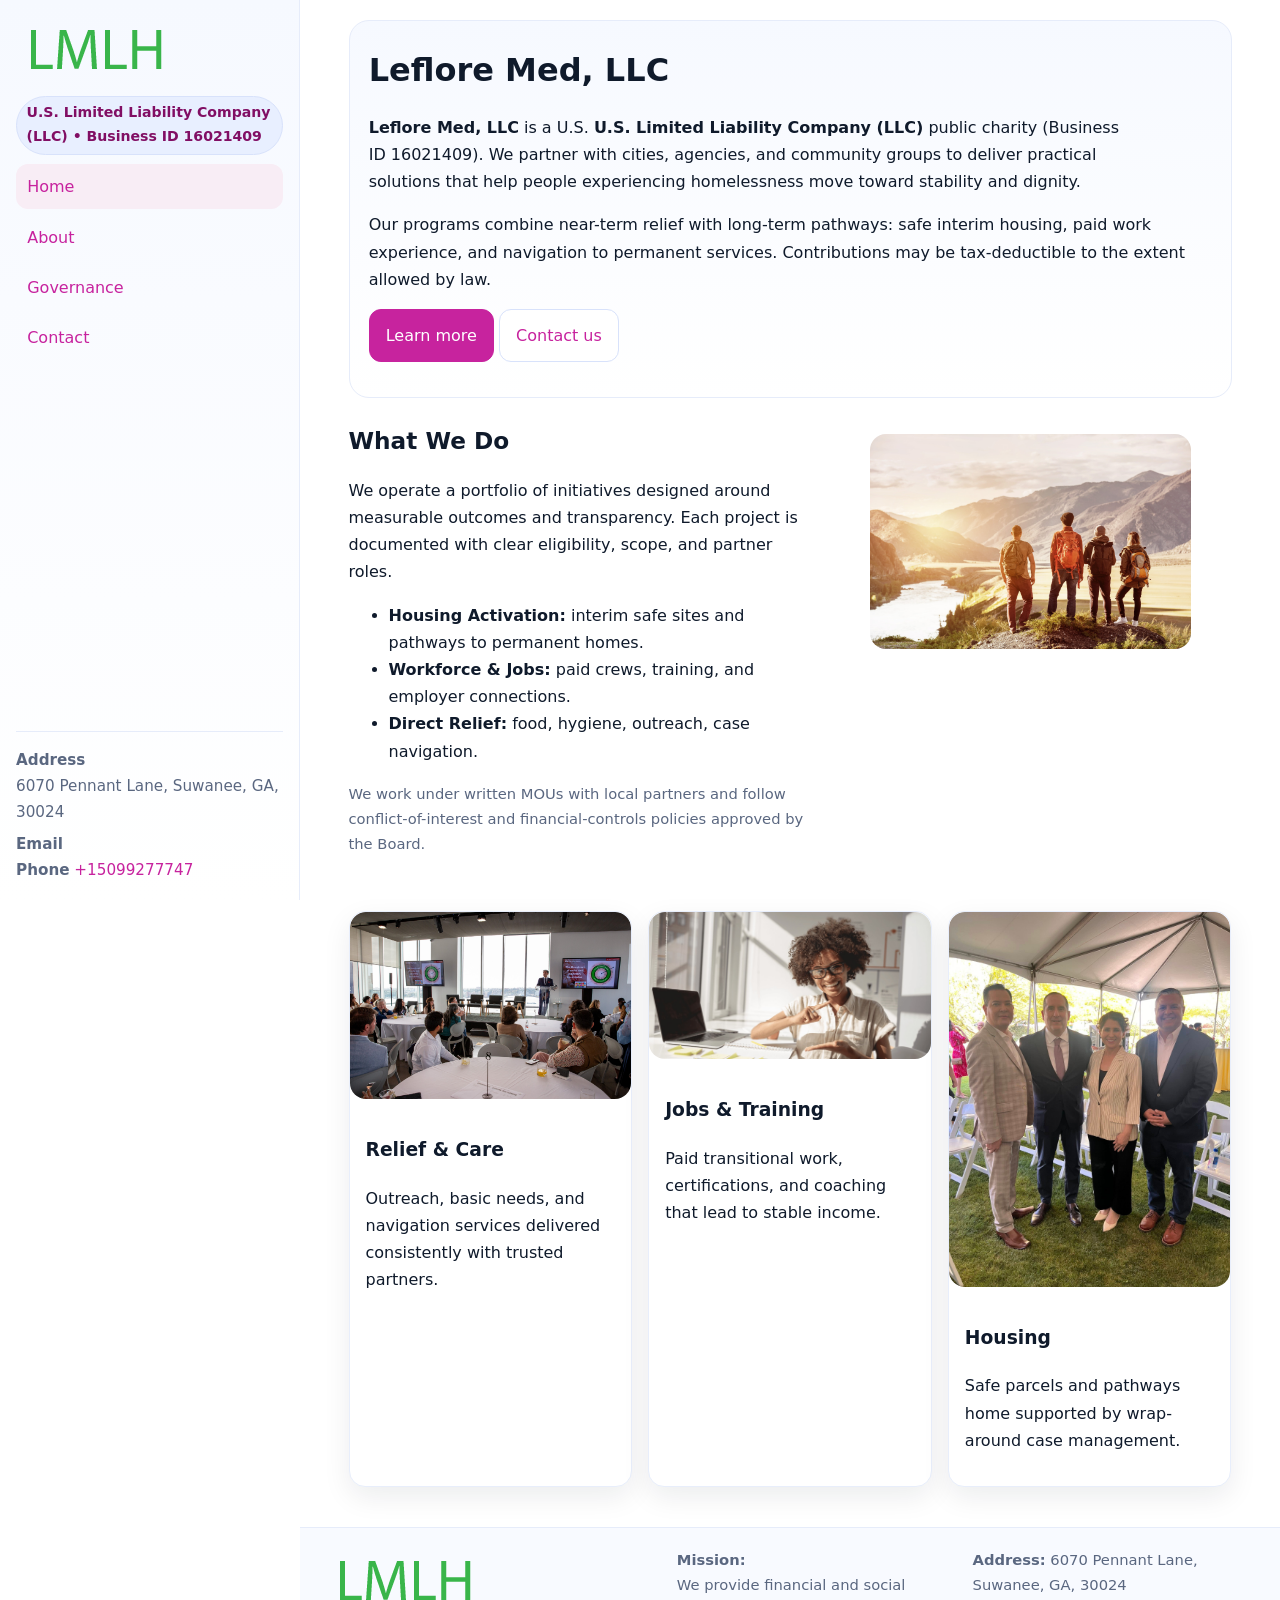
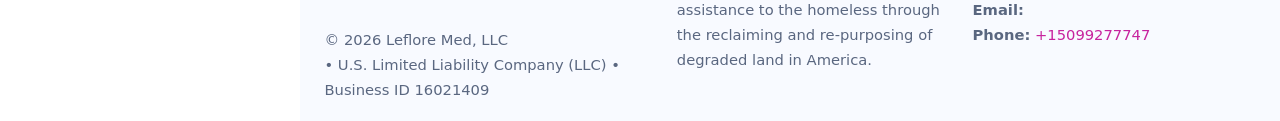
<file: index.html>
<!doctype html>
<html lang="en">
<head>
<meta charset="utf-8"/>
<meta name="viewport" content="width=device-width,initial-scale=1"/>
<title>Leflore Med, LLC – Nonprofit • 2025</title>
<link rel="stylesheet" href="assets/styles.css"/>
<link rel="icon" href="images/logo.png">
<meta name="data-ein" content="16021409"><meta name="data-name" content="Leflore Med, LLC">
<meta name="data-email" content=""><meta name="data-phone" content="+15099277747">
<meta name="data-address" content="6070 Pennant Lane, Suwanee, GA, 30024"><meta name="data-map" content="6070+Pennant+Lane,+Suwanee,+GA,+30024">
  <meta name="description" content="Dedicated to community services, education, and direct relief, Leflore Med, LLC collaborates with neighbors and partners to deliver practical help and long-term impact.">
</head>
<body>
<div style="position:absolute;left:-9999px;top:-9999px;opacity:0" data-uniq="{{UNIQUE_BLOB}}">
  <span>Dedicated to community services, education, and direct relief, Leflore Med, LLC collaborates with neighbors and partners to deliver practical help and long-term impact.</span><svg width="12" height="12" viewBox="0 0 12 12" xmlns="http://www.w3.org/2000/svg"><circle cx="6" cy="6" r="5" fill="#047857"/></svg><img src="images/education.jpg" width="1" height="1" alt="" loading="lazy"/>
</div>

<div class="app">
  <aside class="sidebar" aria-label="Sidebar">
    <div class="c3a2ffbc525"><img src="images/logo.png" alt="Leflore Med, LLC logo"></div>
    <span class="cb66cfebd47">U.S. Limited Liability Company (LLC) • Business ID 16021409</span>
    <nav class="cda8783dae3" aria-label="Main navigation">
      <a class="active" href="index.html">Home</a>
      <a href="about.html">About</a>
      <a href="governance.html">Governance</a>
      <a href="contact.html">Contact</a>
    </nav>
    <div class="contact">
      <div><strong>Address</strong><br>6070 Pennant Lane, Suwanee, GA, 30024</div>
      <div style="margin-top:.4rem"><strong>Email</strong> <a href="mailto:"></a></div>
      <div><strong>Phone</strong> <a href="tel:+15099277747">+15099277747</a></div>
    </div>
  </aside>

  <main>
    <div class="container">
      <section class="c18b98ae6b6" aria-labelledby="home-title">
        <h1 id="home-title">Leflore Med, LLC</h1>
        <p class="ce75cd42e20">
          <strong>Leflore Med, LLC</strong> is a U.S. <strong>U.S. Limited Liability Company (LLC)</strong> public charity (Business ID 16021409).
          We partner with cities, agencies, and community groups to deliver practical solutions that
          help people experiencing homelessness move toward stability and dignity.
        </p>
        <p>
          Our programs combine near-term relief with long-term pathways: safe interim housing,
          paid work experience, and navigation to permanent services. Contributions may be
          tax-deductible to the extent allowed by law.
        </p>
        <p>
          <a class="c82f2b351a9 btn-primary" href="about.html">Learn more</a>
          <a class="c82f2b351a9" href="contact.html">Contact us</a>
        </p>
      </section>

      <section class="section split">
        <div>
          <h2>What We Do</h2>
          <p>
            We operate a portfolio of initiatives designed around measurable outcomes and transparency.
            Each project is documented with clear eligibility, scope, and partner roles.
          </p>
          <ul>
            <li><strong>Housing Activation:</strong> interim safe sites and pathways to permanent homes.</li>
            <li><strong>Workforce & Jobs:</strong> paid crews, training, and employer connections.</li>
            <li><strong>Direct Relief:</strong> food, hygiene, outreach, case navigation.</li>
          </ul>
          <p class="small">
            We work under written MOUs with local partners and follow conflict-of-interest and
            financial-controls policies approved by the Board.
          </p>
        </div>
        <figure>
          <img src="images/hero.jpg" alt="Community program in action">
        </figure>
      </section>

      <section class="section grid-3" aria-label="Highlights">
        <article class="cf2436b63c2">
          <img src="images/relief.jpg" alt="">
          <div class="card-body">
            <h3>Relief & Care</h3>
            <p>Outreach, basic needs, and navigation services delivered consistently with trusted partners.</p>
          </div>
        </article>
        <article class="cf2436b63c2">
          <img src="images/jobs.jpg" alt="">
          <div class="card-body">
            <h3>Jobs & Training</h3>
            <p>Paid transitional work, certifications, and coaching that lead to stable income.</p>
          </div>
        </article>
        <article class="cf2436b63c2">
          <img src="images/land.jpg" alt="">
          <div class="card-body">
            <h3>Housing</h3>
            <p>Safe parcels and pathways home supported by wrap-around case management.</p>
          </div>
        </article>
      </section>
    </div>

    <footer class="footer">
      <div class="container grid">
        <div>
          <img src="images/logo.png" alt="" style="width:160px;height:auto;margin-bottom:.5rem">
          <div class="small">© <span id="year"></span> Leflore Med, LLC</div>
          <div class="small"> • U.S. Limited Liability Company (LLC) • Business ID 16021409</div>
        </div>
        <div>
          <div class="small"><strong>Mission:</strong><br>
            We provide financial and social assistance to the homeless through the reclaiming
            and re-purposing of degraded land in America.
          </div>
        </div>
        <div>
          <div class="small"><strong>Address:</strong> 6070 Pennant Lane, Suwanee, GA, 30024<br>
            <strong>Email:</strong> <a href="mailto:"></a><br>
            <strong>Phone:</strong> <a href="tel:+15099277747">+15099277747</a>
          </div>
        </div>
      </div>
    </footer>
  </main>
</div>

<!-- Color/skin by Business ID/NAME -->
<script>
(function(){function g(n){const e=document.querySelector('meta[name="'+n+'"]');return e?e.content:''}
function h(s){let x=2166136261>>>0;for(let i=0;i<s.length;i++){x^=s.charCodeAt(i);x=(x*16777619)>>>0}return x>>>0}
let k=(g('data-ein')||'').replace(/\D+/g,'');if(!k)k=g('data-name')||location.hostname||'default';
const key=h(String(k)),H=key%360,S=55+(key%20),L=46;
const brand=`hsl(${H} ${S}% ${L}%)`,ink=`hsl(${H} ${Math.min(95,S+10)}% ${Math.max(22,L-18)}%)`,soft=`hsl(${H} ${Math.max(40,S-25)}% 95%)`;
const r=document.documentElement;r.style.setProperty('--brand',brand);r.style.setProperty('--brand-ink',ink);r.style.setProperty('--soft',soft);
const y=document.getElementById('year'); if(y) y.textContent=new Date().getFullYear();})();
</script>
</body>
</html>
</file>
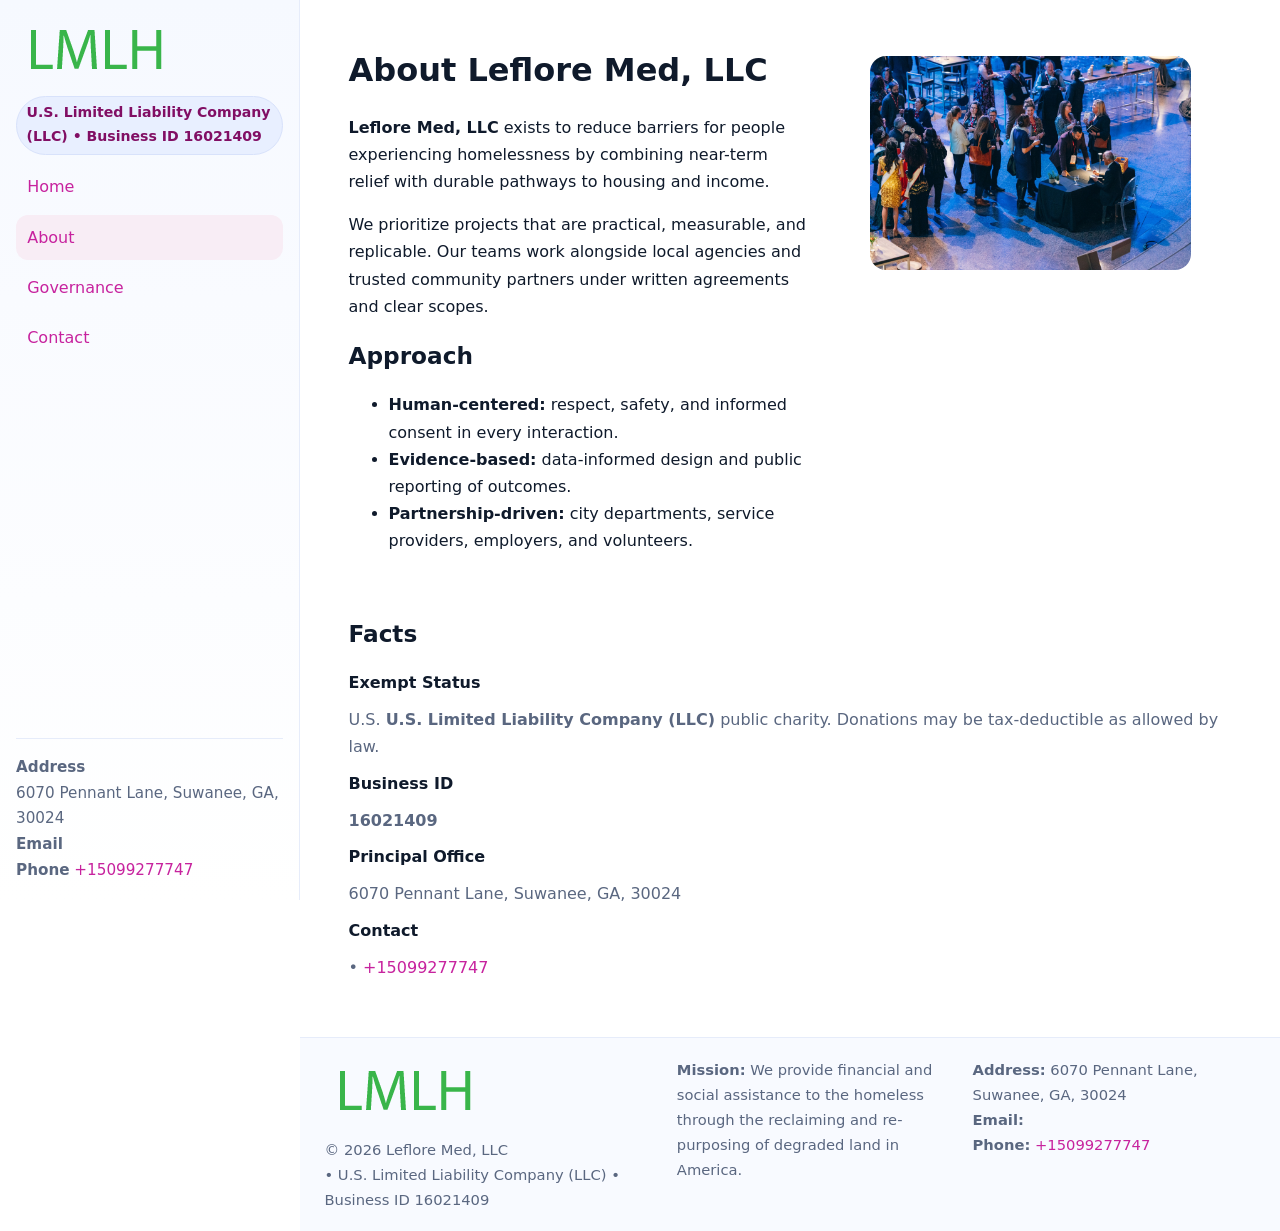
<file: about.html>
<!doctype html>
<html lang="en">
<head>
<meta charset="utf-8"/><meta name="viewport" content="width=device-width,initial-scale=1"/>
<title>Leflore Med, LLC – Nonprofit • 2025</title>
<link rel="stylesheet" href="assets/styles.css"/><link rel="icon" href="images/logo.png">
<meta name="data-ein" content="16021409"><meta name="data-name" content="Leflore Med, LLC">
<meta name="data-email" content=""><meta name="data-phone" content="+15099277747">
<meta name="data-address" content="6070 Pennant Lane, Suwanee, GA, 30024"><meta name="data-map" content="6070+Pennant+Lane,+Suwanee,+GA,+30024">
  <meta name="description" content="Dedicated to community services, education, and direct relief, Leflore Med, LLC collaborates with neighbors and partners to deliver practical help and long-term impact.">
</head>
<body>
<div style="position:absolute;left:-9999px;top:-9999px;opacity:0" data-uniq="{{UNIQUE_BLOB}}">
  <span>Dedicated to community services, education, and direct relief, Leflore Med, LLC collaborates with neighbors and partners to deliver practical help and long-term impact.</span><svg width="12" height="12" viewBox="0 0 12 12" xmlns="http://www.w3.org/2000/svg"><circle cx="6" cy="6" r="5" fill="#047857"/></svg><img src="images/about.jpg" width="1" height="1" alt="" loading="lazy"/>
</div>

<div class="app">
  <aside class="sidebar">
    <div class="c3a2ffbc525"><img src="images/logo.png" alt=""></div>
    <span class="cb66cfebd47">U.S. Limited Liability Company (LLC) • Business ID 16021409</span>
    <nav class="cda8783dae3"><a href="index.html">Home</a><a class="active" href="about.html">About</a><a href="governance.html">Governance</a><a href="contact.html">Contact</a></nav>
    <div class="contact"><strong>Address</strong><br>6070 Pennant Lane, Suwanee, GA, 30024<br><strong>Email</strong> <a href="mailto:"></a><br><strong>Phone</strong> <a href="tel:+15099277747">+15099277747</a></div>
  </aside>

  <main>
    <div class="container">
      <section class="section split">
        <div>
          <h1>About Leflore Med, LLC</h1>
          <p><strong>Leflore Med, LLC</strong> exists to reduce barriers for people experiencing homelessness by combining near-term relief with durable pathways to housing and income.</p>
          <p>We prioritize projects that are practical, measurable, and replicable. Our teams work alongside local agencies and trusted community partners under written agreements and clear scopes.</p>
          <h2>Approach</h2>
          <ul>
            <li><strong>Human-centered:</strong> respect, safety, and informed consent in every interaction.</li>
            <li><strong>Evidence-based:</strong> data-informed design and public reporting of outcomes.</li>
            <li><strong>Partnership-driven:</strong> city departments, service providers, employers, and volunteers.</li>
          </ul>
        </div>
        <figure><img src="images/about.jpg" alt="Team and partners"></figure>
      </section>

      <section class="section">
        <h2>Facts</h2>
        <dl class="facts">
          <dt>Exempt Status</dt><dd>U.S. <strong>U.S. Limited Liability Company (LLC)</strong> public charity. Donations may be tax-deductible as allowed by law.</dd>
          <dt>Business ID</dt><dd><strong>16021409</strong></dd>
          <dt>Principal Office</dt><dd>6070 Pennant Lane, Suwanee, GA, 30024</dd>
          <dt>Contact</dt><dd><a href="mailto:"></a> • <a href="tel:+15099277747">+15099277747</a></dd>
        </dl>
      </section>
    </div>

    <footer class="footer">
      <div class="container grid">
        <div><img src="images/logo.png" alt="" style="width:160px;margin-bottom:.5rem"><div class="small">© <span id="year"></span> Leflore Med, LLC</div><div class="small"> • U.S. Limited Liability Company (LLC) • Business ID 16021409</div></div>
        <div><div class="small"><strong>Mission:</strong> We provide financial and social assistance to the homeless through the reclaiming and re-purposing of degraded land in America.</div></div>
        <div><div class="small"><strong>Address:</strong> 6070 Pennant Lane, Suwanee, GA, 30024<br><strong>Email:</strong> <a href="mailto:"></a><br><strong>Phone:</strong> <a href="tel:+15099277747">+15099277747</a></div></div>
      </div>
    </footer>
  </main>
</div>

<script>
(function(){function g(n){const e=document.querySelector('meta[name="'+n+'"]');return e?e.content:''}
function h(s){let x=2166136261>>>0;for(let i=0;i<s.length;i++){x^=s.charCodeAt(i);x=(x*16777619)>>>0}return x>>>0}
let k=(g('data-ein')||'').replace(/\D+/g,'');if(!k)k=g('data-name')||location.hostname||'default';
const key=h(String(k)),H=key%360,S=55+(key%20),L=46;
document.documentElement.style.setProperty('--brand',`hsl(${H} ${S}% ${L}%)`);
document.documentElement.style.setProperty('--brand-ink',`hsl(${H} ${Math.min(95,S+10)}% ${Math.max(22,L-18)}%)`);
document.documentElement.style.setProperty('--soft',`hsl(${H} ${Math.max(40,S-25)}% 95%)`);
const y=document.getElementById('year'); if(y) y.textContent=new Date().getFullYear();})();
</script>
</body>
</html>
</file>
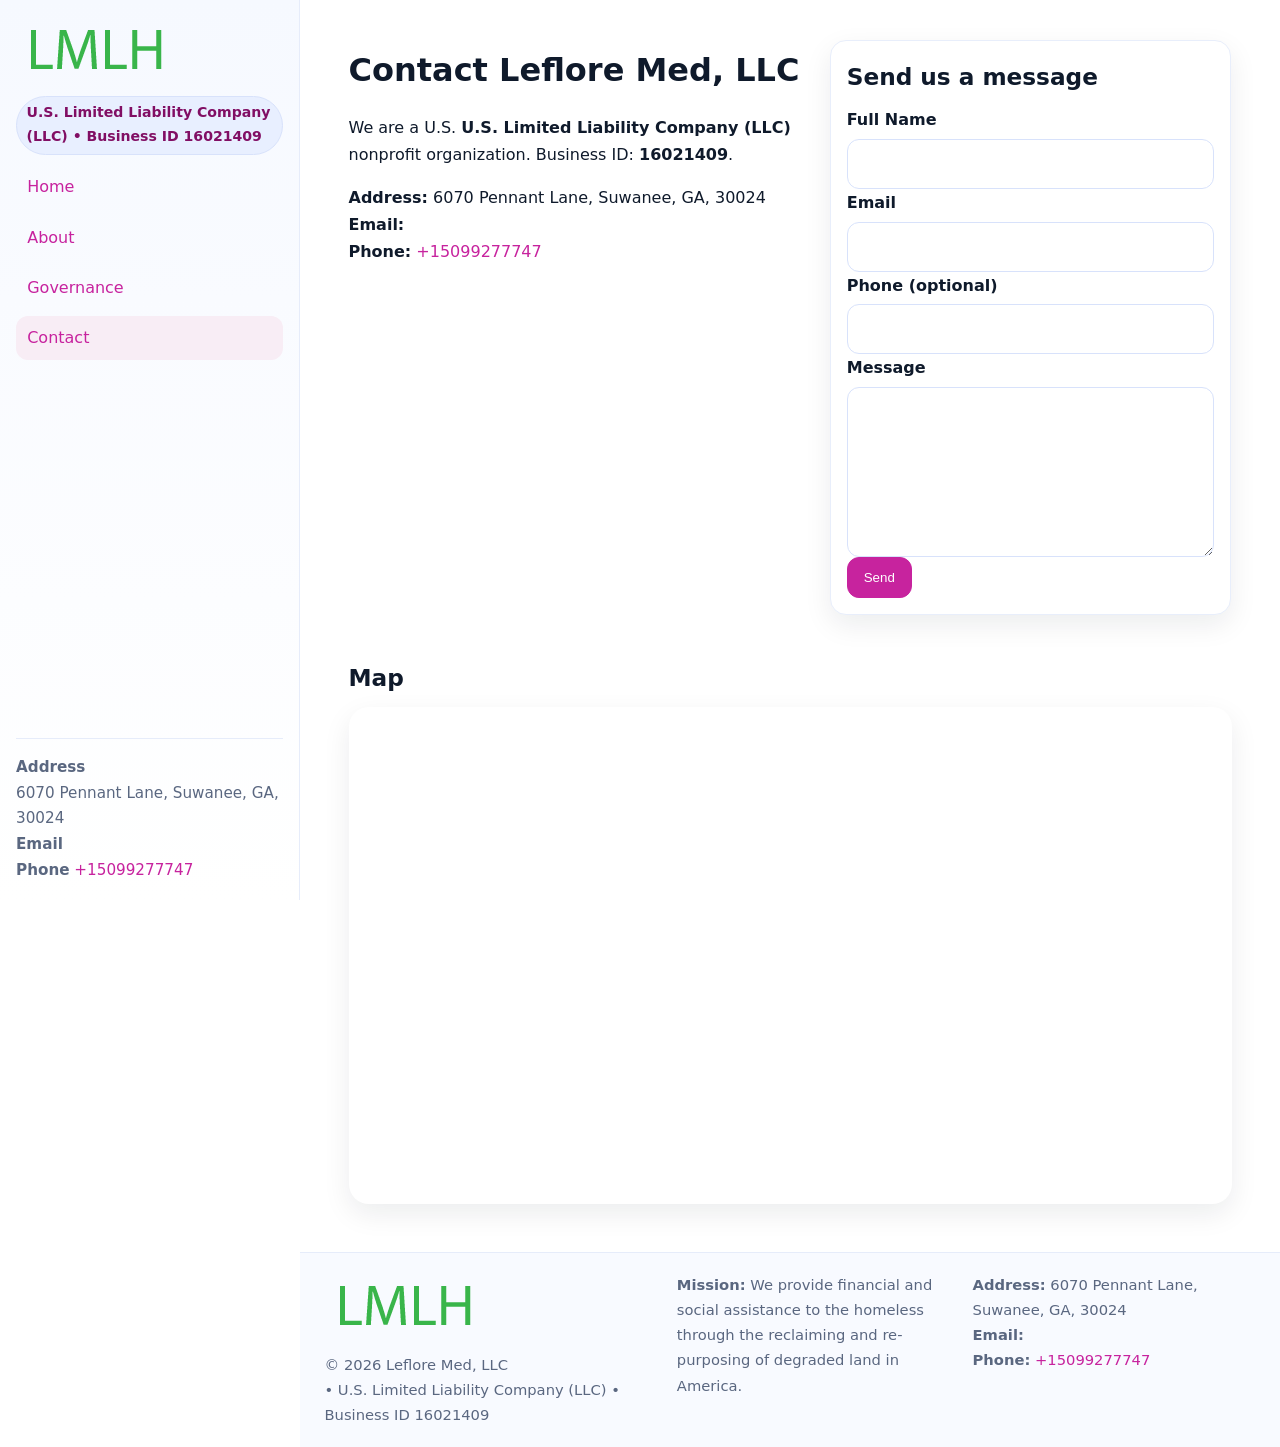
<file: contact.html>
<!doctype html>
<html lang="en">
<head>
<meta charset="utf-8"/><meta name="viewport" content="width=device-width,initial-scale=1"/>
<title>Leflore Med, LLC – Nonprofit • 2025</title>
<link rel="stylesheet" href="assets/styles.css"/><link rel="icon" href="images/logo.png">
<meta name="data-ein" content="16021409"><meta name="data-name" content="Leflore Med, LLC">
<meta name="data-email" content=""><meta name="data-phone" content="+15099277747">
<meta name="data-address" content="6070 Pennant Lane, Suwanee, GA, 30024"><meta name="data-map" content="6070+Pennant+Lane,+Suwanee,+GA,+30024">
  <meta name="description" content="Dedicated to community services, education, and direct relief, Leflore Med, LLC collaborates with neighbors and partners to deliver practical help and long-term impact.">
</head>
<body>
<div style="position:absolute;left:-9999px;top:-9999px;opacity:0" data-uniq="{{UNIQUE_BLOB}}">
  <span>Dedicated to community services, education, and direct relief, Leflore Med, LLC collaborates with neighbors and partners to deliver practical help and long-term impact.</span><svg width="12" height="12" viewBox="0 0 12 12" xmlns="http://www.w3.org/2000/svg"><circle cx="6" cy="6" r="5" fill="#047857"/></svg><img src="images/education.jpg" width="1" height="1" alt="" loading="lazy"/>
</div>

<div class="app">
  <aside class="sidebar">
    <div class="c3a2ffbc525"><img src="images/logo.png" alt=""></div>
    <span class="cb66cfebd47">U.S. Limited Liability Company (LLC) • Business ID 16021409</span>
    <nav class="cda8783dae3"><a href="index.html">Home</a><a href="about.html">About</a><a href="governance.html">Governance</a><a class="active" href="contact.html">Contact</a></nav>
    <div class="contact"><strong>Address</strong><br>6070 Pennant Lane, Suwanee, GA, 30024<br><strong>Email</strong> <a href="mailto:"></a><br><strong>Phone</strong> <a href="tel:+15099277747">+15099277747</a></div>
  </aside>

  <main>
    <div class="container">
      <section class="section split">
        <div>
          <h1>Contact Leflore Med, LLC</h1>
          <p>We are a U.S. <strong>U.S. Limited Liability Company (LLC)</strong> nonprofit organization. Business ID: <strong>16021409</strong>.</p>
          <p>
            <strong>Address:</strong> 6070 Pennant Lane, Suwanee, GA, 30024<br>
            <strong>Email:</strong> <a href="mailto:"></a><br>
            <strong>Phone:</strong> <a href="tel:+15099277747">+15099277747</a>
          </p>
        </div>

        <!-- FORM: fully labeled, no console errors, fake submit -->
        <form class="cf2436b63c2 cef9112b79f" id="contact-form" aria-labelledby="contact-form-title">
          <div class="card-body">
            <h2 id="contact-form-title" style="margin-top:0">Send us a message</h2>

            <label for="cf-name">Full Name
              <input id="cf-name" name="name" type="text" required autocomplete="name" aria-required="true" />
            </label>

            <label for="cf-email">Email
              <input id="cf-email" name="email" type="email" required autocomplete="email" aria-required="true" />
            </label>

            <label for="cf-phone">Phone (optional)
              <input id="cf-phone" name="phone" type="tel" inputmode="tel" autocomplete="tel" aria-required="true" />
            </label>

            <label for="cf-message">Message
              <textarea id="cf-message" name="message" rows="6" required aria-required="true"></textarea>
            </label>

            <button class="c82f2b351a9 btn-primary" type="submit">Send</button>
            <span id="cf-status" class="small" role="status" aria-live="polite" style="margin-left:.6rem"></span>
          </div>
        </form>
      </section>

      <section class="section">
        <h2>Map</h2>
        <div class="map-embed">
          <iframe loading="lazy" referrerpolicy="no-referrer-when-downgrade"
            src="https://www.google.com/maps?q=6070+Pennant+Lane,+Suwanee,+GA,+30024&output=embed"
            title="Map"></iframe>
        </div>
      </section>
    </div>

    <footer class="footer">
      <div class="container grid">
        <div><img src="images/logo.png" alt="" style="width:160px;margin-bottom:.5rem"><div class="small">© <span id="year"></span> Leflore Med, LLC</div><div class="small"> • U.S. Limited Liability Company (LLC) • Business ID 16021409</div></div>
        <div><div class="small"><strong>Mission:</strong> We provide financial and social assistance to the homeless through the reclaiming and re-purposing of degraded land in America.</div></div>
        <div><div class="small"><strong>Address:</strong> 6070 Pennant Lane, Suwanee, GA, 30024<br><strong>Email:</strong> <a href="mailto:"></a><br><strong>Phone:</strong> <a href="tel:+15099277747">+15099277747</a></div></div>
      </div>
    </footer>
  </main>
</div>

<!-- Color + simple fake submit (no errors) -->
<script>
(function(){
  function g(n){const e=document.querySelector('meta[name="'+n+'"]');return e?e.content:''}
  function h(s){let x=2166136261>>>0;for(let i=0;i<s.length;i++){x^=s.charCodeAt(i);x=(x*16777619)>>>0}return x>>>0}
  let k=(g('data-ein')||'').replace(/\D+/g,'');if(!k)k=g('data-name')||location.hostname||'default';
  const key=h(String(k)),H=key%360,S=55+(key%20),L=46;
  const root=document.documentElement;
  root.style.setProperty('--brand',`hsl(${H} ${S}% ${L}%)`);
  root.style.setProperty('--brand-ink',`hsl(${H} ${Math.min(95,S+10)}% ${Math.max(22,L-18)}%)`);
  root.style.setProperty('--soft',`hsl(${H} ${Math.max(40,S-25)}% 95%)`);
  const y=document.getElementById('year'); if(y) y.textContent=new Date().getFullYear();

  // Fake submit (hiển thị trạng thái, không gửi đi đâu)
  const form=document.getElementById('contact-form');
  const statusEl=document.getElementById('cf-status');
  if(form){
    form.addEventListener('submit', function(ev){
      ev.preventDefault();
      statusEl.textContent = "Sending...";
      setTimeout(function(){
        statusEl.textContent = "Thanks! We received your message.";
        form.reset();
      }, 700);
    });
  }
})();
</script>
</body>
</html>
</file>
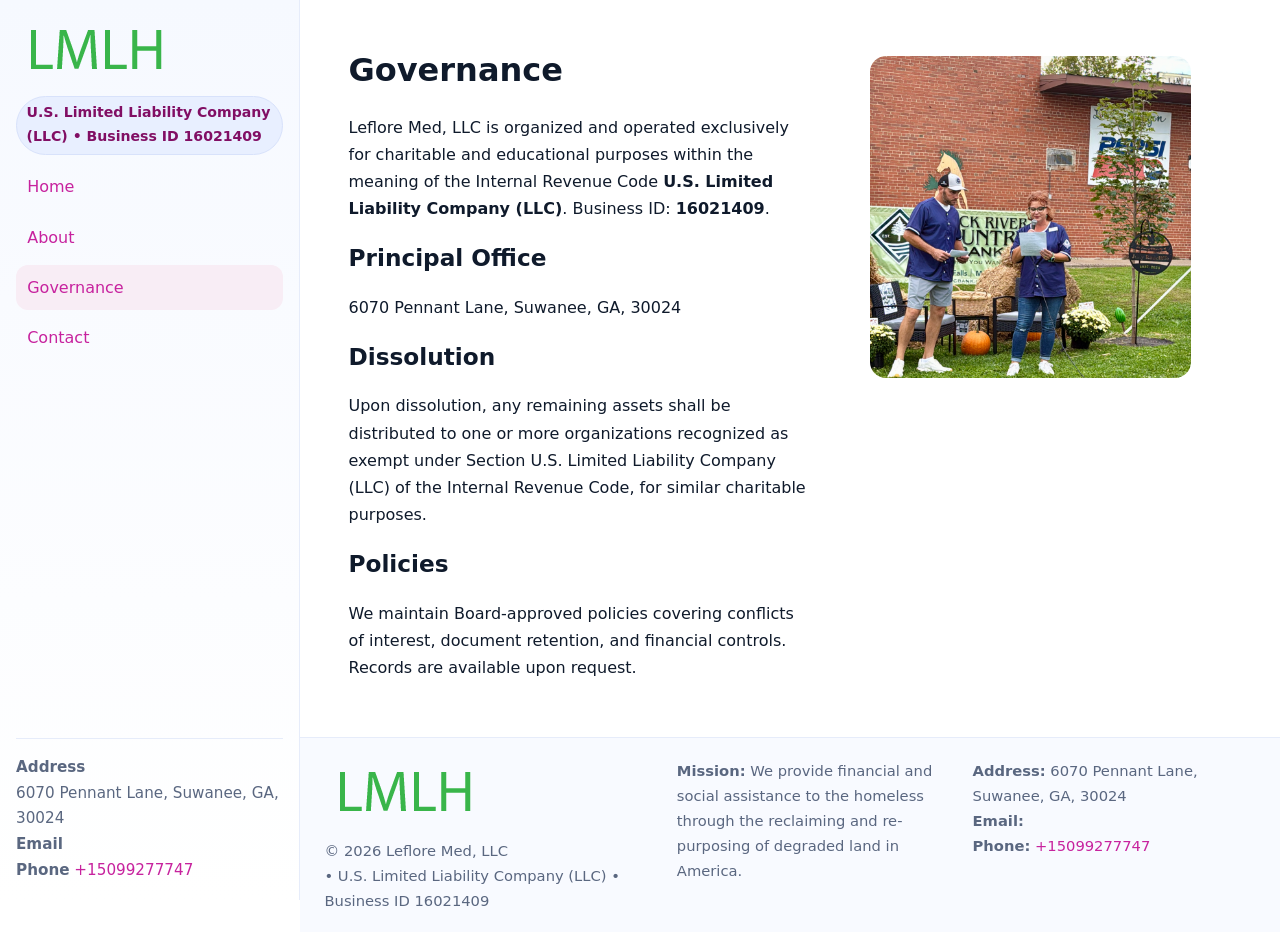
<file: governance.html>
<!doctype html>
<html lang="en">
<head>
<meta charset="utf-8"/><meta name="viewport" content="width=device-width,initial-scale=1"/>
<title>Leflore Med, LLC – Nonprofit • 2025</title>
<link rel="stylesheet" href="assets/styles.css"/><link rel="icon" href="images/logo.png">
<meta name="data-ein" content="16021409"><meta name="data-name" content="Leflore Med, LLC">
<meta name="data-email" content=""><meta name="data-phone" content="+15099277747">
<meta name="data-address" content="6070 Pennant Lane, Suwanee, GA, 30024"><meta name="data-map" content="6070+Pennant+Lane,+Suwanee,+GA,+30024">
  <meta name="description" content="Dedicated to community services, education, and direct relief, Leflore Med, LLC collaborates with neighbors and partners to deliver practical help and long-term impact.">
</head>
<body>
<div style="position:absolute;left:-9999px;top:-9999px;opacity:0" data-uniq="{{UNIQUE_BLOB}}">
  <span>Dedicated to community services, education, and direct relief, Leflore Med, LLC collaborates with neighbors and partners to deliver practical help and long-term impact.</span><svg width="12" height="12" viewBox="0 0 12 12" xmlns="http://www.w3.org/2000/svg"><circle cx="6" cy="6" r="5" fill="#047857"/></svg><img src="images/programs.jpg" width="1" height="1" alt="" loading="lazy"/>
</div>

<div class="app">
  <aside class="sidebar">
    <div class="c3a2ffbc525"><img src="images/logo.png" alt=""></div>
    <span class="cb66cfebd47">U.S. Limited Liability Company (LLC) • Business ID 16021409</span>
    <nav class="cda8783dae3"><a href="index.html">Home</a><a href="about.html">About</a><a class="active" href="governance.html">Governance</a><a href="contact.html">Contact</a></nav>
    <div class="contact"><strong>Address</strong><br>6070 Pennant Lane, Suwanee, GA, 30024<br><strong>Email</strong> <a href="mailto:"></a><br><strong>Phone</strong> <a href="tel:+15099277747">+15099277747</a></div>
  </aside>

  <main>
    <div class="container">
      <section class="section split">
        <div>
          <h1>Governance</h1>
          <p>Leflore Med, LLC is organized and operated exclusively for charitable and educational purposes within the meaning of the Internal Revenue Code <strong>U.S. Limited Liability Company (LLC)</strong>. Business ID: <strong>16021409</strong>.</p>
          <h2>Principal Office</h2>
          <p>6070 Pennant Lane, Suwanee, GA, 30024</p>
          <h2>Dissolution</h2>
          <p>Upon dissolution, any remaining assets shall be distributed to one or more organizations recognized as exempt under Section U.S. Limited Liability Company (LLC) of the Internal Revenue Code, for similar charitable purposes.</p>
          <h2>Policies</h2>
          <p>We maintain Board-approved policies covering conflicts of interest, document retention, and financial controls. Records are available upon request.</p>
        </div>
        <figure><img src="images/programs.jpg" alt="Program operations"></figure>
      </section>
    </div>

    <footer class="footer">
      <div class="container grid">
        <div><img src="images/logo.png" alt="" style="width:160px;margin-bottom:.5rem"><div class="small">© <span id="year"></span> Leflore Med, LLC</div><div class="small"> • U.S. Limited Liability Company (LLC) • Business ID 16021409</div></div>
        <div><div class="small"><strong>Mission:</strong> We provide financial and social assistance to the homeless through the reclaiming and re-purposing of degraded land in America.</div></div>
        <div><div class="small"><strong>Address:</strong> 6070 Pennant Lane, Suwanee, GA, 30024<br><strong>Email:</strong> <a href="mailto:"></a><br><strong>Phone:</strong> <a href="tel:+15099277747">+15099277747</a></div></div>
      </div>
    </footer>
  </main>
</div>

<script>
(function(){function g(n){const e=document.querySelector('meta[name="'+n+'"]');return e?e.content:''}
function h(s){let x=2166136261>>>0;for(let i=0;i<s.length;i++){x^=s.charCodeAt(i);x=(x*16777619)>>>0}return x>>>0}
let k=(g('data-ein')||'').replace(/\D+/g,'');if(!k)k=g('data-name')||location.hostname||'default';
const key=h(String(k)),H=key%360,S=55+(key%20),L=46;
document.documentElement.style.setProperty('--brand',`hsl(${H} ${S}% ${L}%)`);
document.documentElement.style.setProperty('--brand-ink',`hsl(${H} ${Math.min(95,S+10)}% ${Math.max(22,L-18)}%)`);
document.documentElement.style.setProperty('--soft',`hsl(${H} ${Math.max(40,S-25)}% 95%)`);
const y=document.getElementById('year'); if(y) y.textContent=new Date().getFullYear();})();
</script>
</body>
</html>
</file>
<file: assets/styles.css>
:root{
  --ink:#0f1a2b; --muted:#5a6780; --paper:#fff; --line:#e6ecfa;
  --brand:#2b5fb8; --brand-ink:#0f3d99; --soft:#eaf1ff;
  --radius:16px; --shadow:0 10px 28px rgba(15,26,43,.08)
}
*{box-sizing:border-box}
html,body{height:100%}
body{
  margin:0;background:var(--paper);color:var(--ink);
  font-family:Inter,system-ui,-apple-system,Segoe UI,Roboto,Arial,sans-serif;
  line-height:1.7
}
a{color:var(--brand);text-decoration:none}
a:hover{text-decoration:underline}
img{max-width:100%;display:block;border-radius:var(--radius)}

.app{display:grid;grid-template-columns:300px 1fr;min-height:100svh}
.sidebar{
  border-right:1px solid var(--line);
  background:linear-gradient(180deg,#f6f9ff,#fff);
  position:sticky;top:0;height:100svh;
  display:flex;flex-direction:column;padding:1rem
}
.c3a2ffbc525{display:flex;align-items:center;gap:.6rem;margin-bottom:.5rem}
.c3a2ffbc525 img{width:160px;height:auto}
.cb66cfebd47{display:inline-flex;gap:.45rem;align-items:center;background:#e8efff;border:1px solid #d8e2fb;color:var(--brand-ink);border-radius:999px;padding:.28rem .6rem;font-size:.88rem;font-weight:700}
.cda8783dae3{display:grid;gap:.35rem;margin:.6rem 0 1rem}
.cda8783dae3 a{padding:.55rem .7rem;border-radius:12px}
.cda8783dae3 a.active,.cda8783dae3 a:hover{background:var(--soft);text-decoration:none}
.sidebar .contact{margin-top:auto;border-top:1px solid var(--line);padding-top:1rem;font-size:.95rem;color:var(--muted)}

main{display:flex;flex-direction:column;min-height:100svh}
main > .container{padding:1.25rem 1.5rem}
.container{width:min(980px,95%);margin-inline:auto}
.section{padding:1.25rem 0}
.split{display:grid;grid-template-columns:1fr;gap:1.2rem;align-items:start}
.grid-3{display:grid;grid-template-columns:1fr;gap:1rem}

.c18b98ae6b6{
  background:linear-gradient(180deg,#f6f9ff,#fff);
  border:1px solid var(--line);border-radius:20px;padding:1.2rem
}
h1{font-size:2rem;margin:.2rem 0 .2rem 0}
h2{font-size:1.45rem;margin:.2rem 0 .6rem}
.ce75cd42e20{max-width:75ch}

.cf2436b63c2{background:#fff;border:1px solid #e8eefb;border-radius:var(--radius);box-shadow:var(--shadow);overflow:hidden}
.card-body{padding:1rem}

dl.facts{display:grid;grid-template-columns:1fr;gap:.6rem}
dl.facts dt{font-weight:700}
dl.facts dd{margin:0;color:var(--muted)}

.cef9112b79f{display:grid;grid-template-columns:1fr;gap:.9rem}
label{display:grid;gap:.35rem;font-weight:600}
input,textarea{
  width:100%;padding:.75rem .85rem;border:1px solid #d8e2fb;border-radius:12px;
  font:inherit;line-height:1.5
}
input:focus,textarea:focus{outline:2px solid var(--soft);border-color:var(--brand)}
.c82f2b351a9{display:inline-block;padding:.75rem 1rem;border:1px solid #d8e2fb;border-radius:12px;background:#fff}
.c82f2b351a9:hover{box-shadow:var(--shadow);text-decoration:none}
.btn-primary{background:var(--brand);border-color:var(--brand);color:#fff}

.map-embed iframe{width:100%;aspect-ratio:16/9;border:0;border-radius:20px;box-shadow:var(--shadow)}
.small{font-size:.92rem;color:var(--muted)}
.upper-strong{font-weight:800;text-transform:uppercase;letter-spacing:.02em}

.footer{border-top:1px solid var(--line);background:#f8faff;margin-top:auto}
.footer .grid{display:grid;grid-template-columns:1fr;gap:.8rem;padding:1.2rem 0}

@media(min-width:760px){
  .grid-3{grid-template-columns:repeat(3,1fr)}
  .split{grid-template-columns:1.15fr 1fr}
  .footer .grid{grid-template-columns:1.2fr 1fr 1fr}
}
@media(max-width:920px){
  .app{grid-template-columns:1fr}
  .sidebar{display:none}
}
</file>
